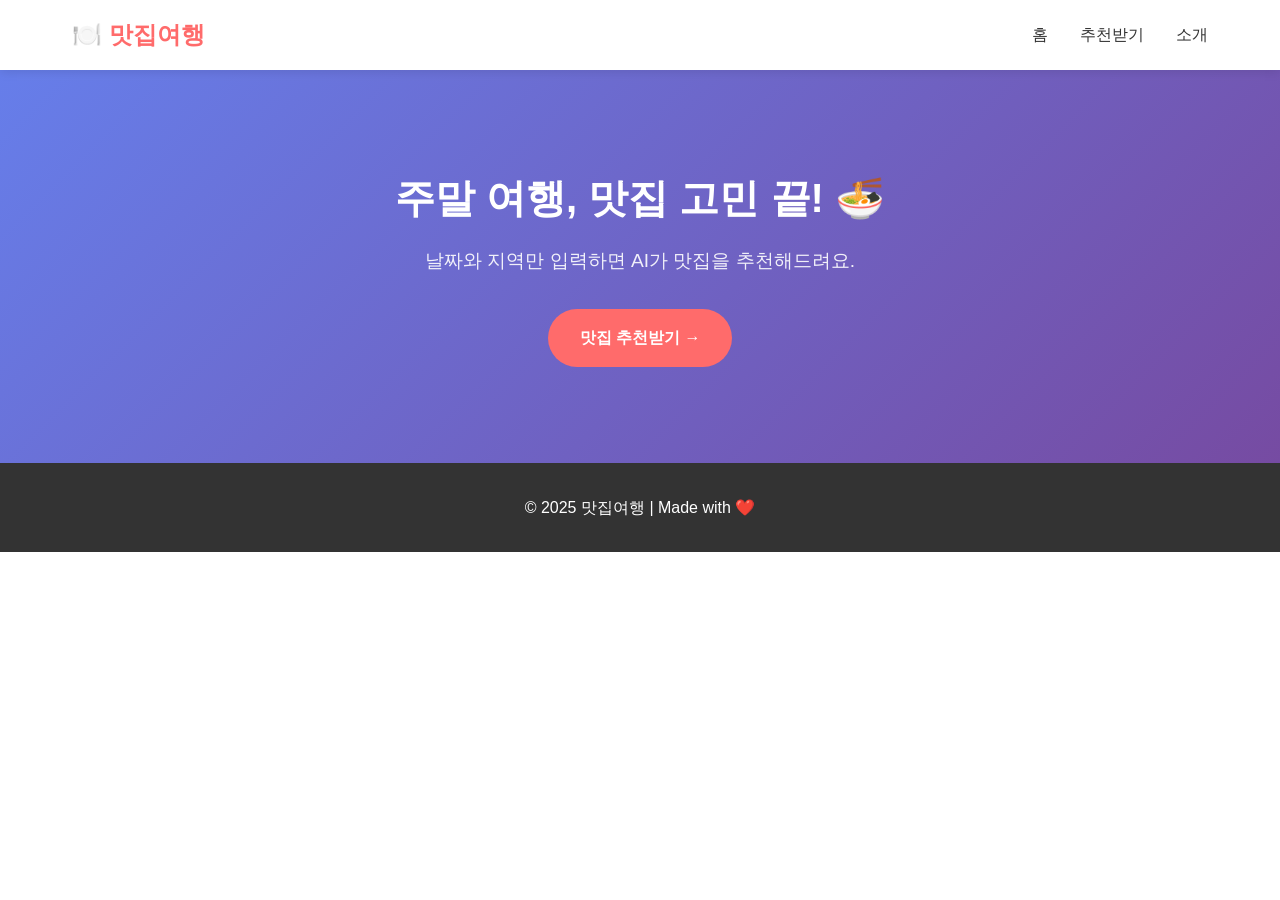
<file: index.html>
<!DOCTYPE html>
<!-- 이 문서는 HTML5 문서라고 선언 -->
<html lang="ko">
<head>
    <meta charset="UTF-8">
    <!-- 모바일 대응을 위한 필수 설정! -->
    <meta name="viewport" content="width=device-width, initial-scale=1.0">
    <title>여행 맛집 추천</title>
    <!-- 디자인 파일(css) 연결 -->
    <link rel="stylesheet" href="css/style.css">
</head>
<body>

    <!-- 1. 상단 네비게이션 메뉴 -->
    <header>
        <nav>
            <div class="logo">🍽️ 맛집여행</div>
            <ul class="nav-menu">
                <li><a href="index.html">홈</a></li>
                <li><a href="recommend.html">추천받기</a></li>
                <li><a href="about.html">소개</a></li>
            </ul>
        </nav>
    </header>

    <!-- 2. 메인 소개 영역 -->
    <main>
        <section class="hero">
            <h1>주말 여행, 맛집 고민 끝! 🍜</h1>
            <p>날짜와 지역만 입력하면 AI가 맛집을 추천해드려요.</p>
            <!-- 3. 시작 버튼 → 추천받기 페이지로 이동 -->
            <a href="recommend.html" class="btn">맛집 추천받기 →</a>
        </section>
    </main>

    <!-- 하단 푸터 -->
    <footer>
        <p>© 2025 맛집여행 | Made with ❤️</p>
    </footer>

</body>
</html>
</file>
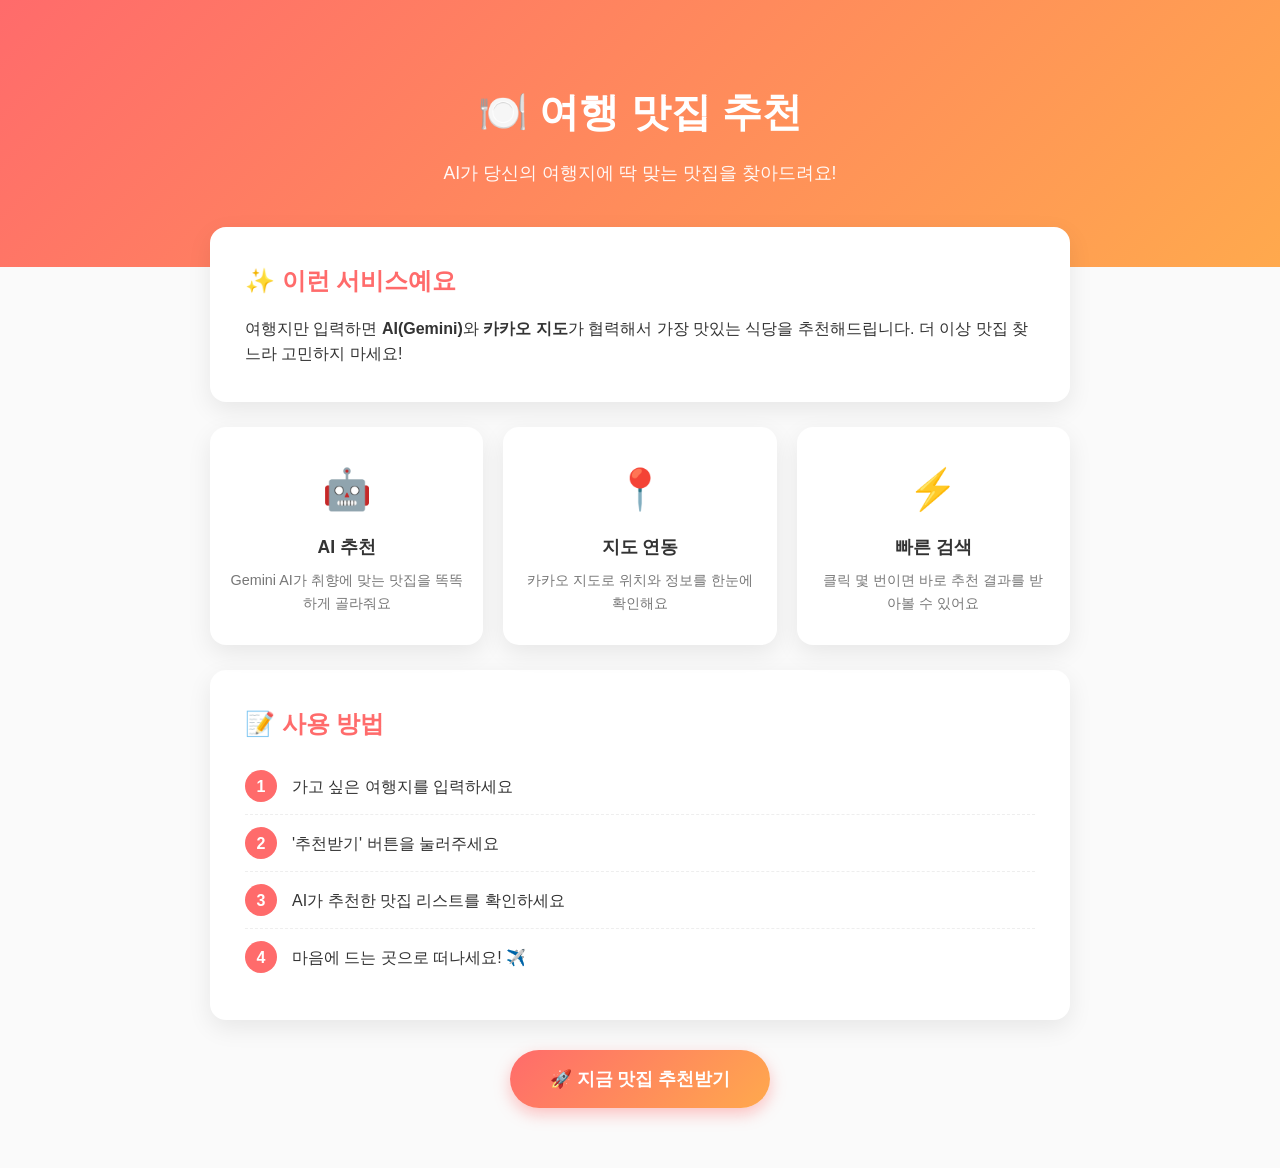
<file: about.html>
<!DOCTYPE html>
<html lang="ko">
<head>
  <meta charset="UTF-8" />
  <meta name="viewport" content="width=device-width, initial-scale=1.0" />
  <title>소개 | 여행 맛집 추천</title>
  <style>
    * { margin: 0; padding: 0; box-sizing: border-box; }

    body {
      font-family: 'Segoe UI', 'Malgun Gothic', sans-serif;
      color: #333;
      line-height: 1.6;
      background: #fafafa;
    }

    /* ===== 상단 Hero 영역 (그라데이션 배경) ===== */
    .hero {
      background: linear-gradient(135deg, #ff6b6b 0%, #ffa94d 100%);
      color: #fff;
      text-align: center;
      padding: 80px 20px;
    }
    .hero h1 {
      font-size: 2.5rem;
      margin-bottom: 15px;
    }
    .hero p {
      font-size: 1.1rem;
      opacity: 0.95;
    }

    /* ===== 콘텐츠 영역 ===== */
    .container {
      max-width: 900px;
      margin: -40px auto 0;
      padding: 0 20px 60px;
    }

    /* ===== 카드 공통 ===== */
    .card {
      background: #fff;
      border-radius: 16px;
      padding: 35px;
      margin-bottom: 25px;
      box-shadow: 0 8px 24px rgba(0,0,0,0.08);
    }
    .card h2 {
      font-size: 1.5rem;
      margin-bottom: 15px;
      color: #ff6b6b;
    }

    /* ===== 기능 소개 (3개 박스) ===== */
    .features {
      display: grid;
      grid-template-columns: repeat(auto-fit, minmax(220px, 1fr));
      gap: 20px;
      margin-bottom: 25px;
    }
    .feature-box {
      background: #fff;
      border-radius: 16px;
      padding: 30px 20px;
      text-align: center;
      box-shadow: 0 8px 24px rgba(0,0,0,0.08);
      transition: transform 0.2s;
    }
    .feature-box:hover {
      transform: translateY(-6px);
    }
    .feature-box .icon {
      font-size: 2.5rem;
      margin-bottom: 12px;
    }
    .feature-box h3 {
      font-size: 1.1rem;
      margin-bottom: 8px;
      color: #333;
    }
    .feature-box p {
      font-size: 0.9rem;
      color: #777;
    }

    /* ===== 사용 방법 (단계) ===== */
    .steps li {
      list-style: none;
      padding: 12px 0;
      border-bottom: 1px dashed #eee;
      display: flex;
      align-items: center;
      gap: 15px;
    }
    .steps li:last-child { border-bottom: none; }
    .step-num {
      background: #ff6b6b;
      color: #fff;
      width: 32px;
      height: 32px;
      border-radius: 50%;
      display: flex;
      align-items: center;
      justify-content: center;
      font-weight: bold;
      flex-shrink: 0;
    }

    /* ===== 버튼 ===== */
    .cta {
      text-align: center;
      margin-top: 30px;
    }
    .cta a {
      display: inline-block;
      background: linear-gradient(135deg, #ff6b6b 0%, #ffa94d 100%);
      color: #fff;
      text-decoration: none;
      padding: 15px 40px;
      border-radius: 50px;
      font-size: 1.1rem;
      font-weight: bold;
      box-shadow: 0 6px 16px rgba(255,107,107,0.4);
      transition: transform 0.2s;
    }
    .cta a:hover { transform: scale(1.05); }
  </style>
</head>
<body>

  <!-- 상단 Hero -->
  <section class="hero">
    <h1>🍽️ 여행 맛집 추천</h1>
    <p>AI가 당신의 여행지에 딱 맞는 맛집을 찾아드려요!</p>
  </section>

  <div class="container">

    <!-- 서비스 소개 카드 -->
    <div class="card">
      <h2>✨ 이런 서비스예요</h2>
      <p>
        여행지만 입력하면 <strong>AI(Gemini)</strong>와
        <strong>카카오 지도</strong>가 협력해서
        가장 맛있는 식당을 추천해드립니다.
        더 이상 맛집 찾느라 고민하지 마세요!
      </p>
    </div>

    <!-- 기능 3가지 -->
    <div class="features">
      <div class="feature-box">
        <div class="icon">🤖</div>
        <h3>AI 추천</h3>
        <p>Gemini AI가 취향에 맞는 맛집을 똑똑하게 골라줘요</p>
      </div>
      <div class="feature-box">
        <div class="icon">📍</div>
        <h3>지도 연동</h3>
        <p>카카오 지도로 위치와 정보를 한눈에 확인해요</p>
      </div>
      <div class="feature-box">
        <div class="icon">⚡</div>
        <h3>빠른 검색</h3>
        <p>클릭 몇 번이면 바로 추천 결과를 받아볼 수 있어요</p>
      </div>
    </div>

    <!-- 사용 방법 -->
    <div class="card">
      <h2>📝 사용 방법</h2>
      <ul class="steps">
        <li><span class="step-num">1</span> 가고 싶은 여행지를 입력하세요</li>
        <li><span class="step-num">2</span> '추천받기' 버튼을 눌러주세요</li>
        <li><span class="step-num">3</span> AI가 추천한 맛집 리스트를 확인하세요</li>
        <li><span class="step-num">4</span> 마음에 드는 곳으로 떠나세요! ✈️</li>
      </ul>
    </div>

    <!-- 버튼 -->
    <div class="cta">
      <a href="index.html">🚀 지금 맛집 추천받기</a>
    </div>

  </div>

</body>
</html>
</file>
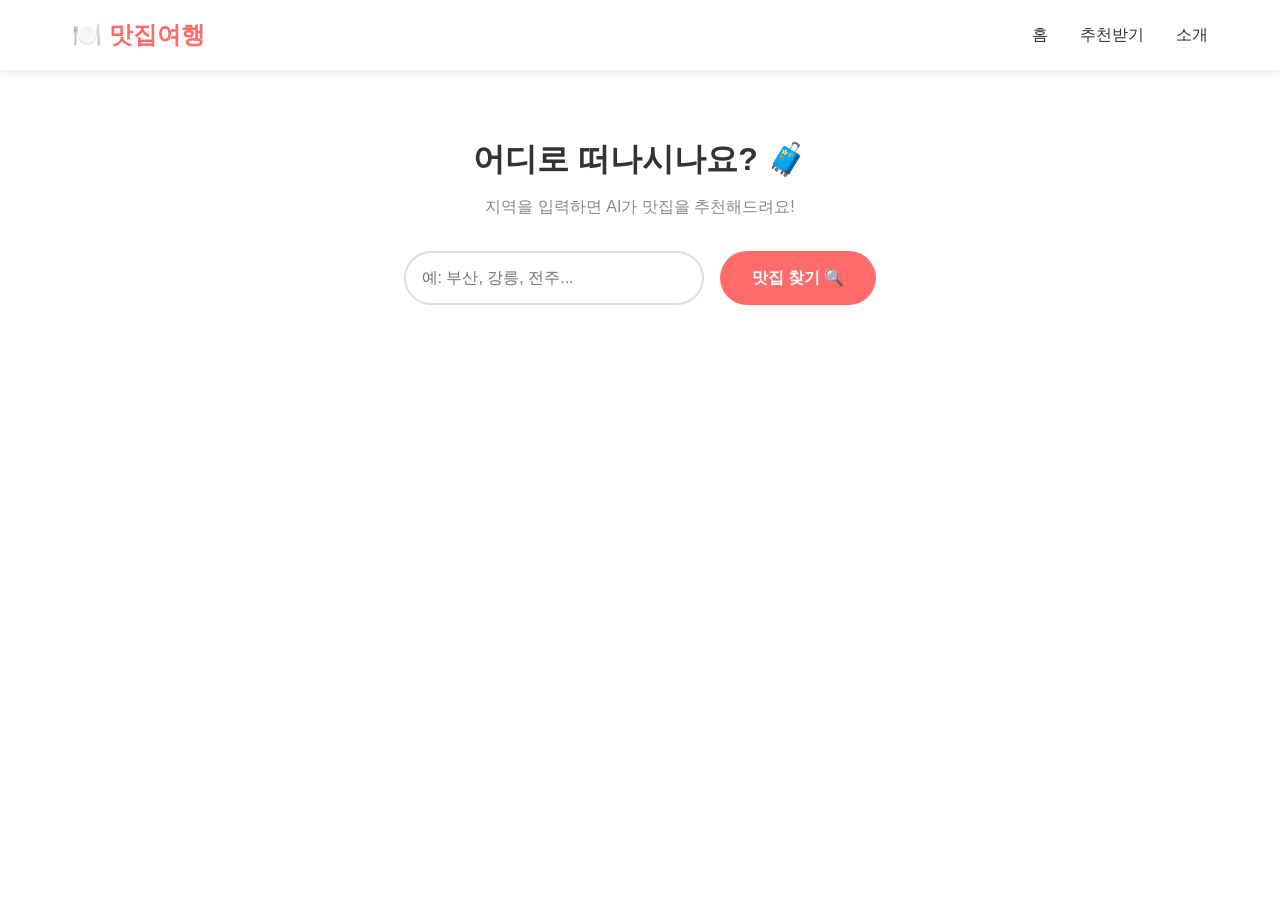
<file: recommend.html>
<!DOCTYPE html>
<html lang="ko">
<head>
    <meta charset="UTF-8">
    <meta name="viewport" content="width=device-width, initial-scale=1.0">
    <title>맛집 추천받기</title>
    <link rel="stylesheet" href="css/style.css">
</head>
<body>

    <!-- 상단 네비게이션 (index와 동일) -->
    <header>
        <nav>
            <div class="logo">🍽️ 맛집여행</div>
            <ul class="nav-menu">
                <li><a href="index.html">홈</a></li>
                <li><a href="recommend.html">추천받기</a></li>
                <li><a href="about.html">소개</a></li>
            </ul>
        </nav>
    </header>

    <!-- 메인: 입력 폼 영역 -->
    <main class="recommend-main">
        <h1>어디로 떠나시나요? 🧳</h1>
        <p class="subtitle">지역을 입력하면 AI가 맛집을 추천해드려요!</p>

        <!-- 입력 폼 -->
        <div class="input-box">
            <!-- 지역 입력칸 -->
            <input type="text" id="region" placeholder="예: 부산, 강릉, 전주...">
            <!-- 추천 버튼 -->
            <button id="searchBtn" class="btn">맛집 찾기 🔍</button>

        </div>

        <!-- 결과가 표시될 영역 (처음엔 비어있음) -->
        <div id="result" class="result-box">
            <!-- 여기에 자바스크립트로 맛집 카드가 채워질 예정! -->
        </div>
    </main>

    <!-- 자바스크립트 연결 (body 맨 아래에 두는 게 좋아) -->
    <script src="js/main.js"></script>

</body>
</html>
</file>
<file: css/style.css>
/* ===== 기본 초기화 ===== */
/* 모든 요소의 기본 여백 제거 (브라우저마다 다른 기본값 통일) */
* {
    margin: 0;
    padding: 0;
    box-sizing: border-box; /* 패딩 포함해서 크기 계산 (레이아웃 편해짐) */
}

/* 전체 글꼴, 기본 색상 */
body {
    font-family: 'Segoe UI', '맑은 고딕', sans-serif;
    line-height: 1.6;
    color: #333;
}

/* ===== 상단 네비게이션 ===== */
header {
    background-color: #fff;
    box-shadow: 0 2px 10px rgba(0,0,0,0.1); /* 아래로 살짝 그림자 */
    position: sticky; /* 스크롤해도 상단에 고정 */
    top: 0;
    z-index: 100;
}

nav {
    display: flex; /* 로고와 메뉴를 가로로 배치 */
    justify-content: space-between; /* 양끝으로 벌리기 */
    align-items: center;
    padding: 1rem 2rem;
    max-width: 1200px;
    margin: 0 auto; /* 가운데 정렬 */
}

.logo {
    font-size: 1.5rem;
    font-weight: bold;
    color: #ff6b6b;
}

.nav-menu {
    display: flex;
    list-style: none; /* 점(•) 제거 */
    gap: 2rem; /* 메뉴 사이 간격 */
}

.nav-menu a {
    text-decoration: none; /* 밑줄 제거 */
    color: #333;
    font-weight: 500;
    transition: color 0.3s; /* 색 변할 때 부드럽게 */
}

.nav-menu a:hover {
    color: #ff6b6b; /* 마우스 올리면 색 변함 */
}

/* ===== 메인 히어로 영역 ===== */
.hero {
    text-align: center;
    padding: 6rem 2rem;
    /* 보라~파랑 그라데이션 배경 */
    background: linear-gradient(135deg, #667eea 0%, #764ba2 100%);
    color: white;
}

.hero h1 {
    font-size: 2.5rem;
    margin-bottom: 1rem;
}

.hero p {
    font-size: 1.2rem;
    margin-bottom: 2rem;
    opacity: 0.9;
}

/* ===== 버튼 ===== */
.btn {
    display: inline-block;
    background-color: #ff6b6b;
    color: white;
    padding: 1rem 2rem;
    border-radius: 50px; /* 둥근 알약 모양 */
    text-decoration: none;
    font-weight: bold;
    transition: transform 0.3s, box-shadow 0.3s;
}

.btn:hover {
    transform: translateY(-3px); /* 위로 살짝 떠오름 */
    box-shadow: 0 10px 20px rgba(255,107,107,0.4);
}

/* ===== 하단 푸터 ===== */
footer {
    text-align: center;
    padding: 2rem;
    background-color: #333;
    color: white;
}

/* ===== 반응형 (모바일 대응) ===== */
/* 화면 폭 768px 이하(스마트폰)일 때 적용 */
@media (max-width: 768px) {
    nav {
        flex-direction: column; /* 로고와 메뉴를 세로로 */
        gap: 1rem;
    }
    .hero h1 {
        font-size: 1.8rem; /* 제목 작게 */
    }
    .hero p {
        font-size: 1rem;
    }
}

/* ===== 추천받기 페이지 ===== */
.recommend-main {
    max-width: 800px;
    margin: 0 auto;
    padding: 4rem 2rem;
    text-align: center;
}

.recommend-main h1 {
    font-size: 2rem;
    margin-bottom: 0.5rem;
}

.subtitle {
    color: #888;
    margin-bottom: 2rem;
}

/* 입력칸 + 버튼 영역 */
.input-box {
    display: flex;
    gap: 1rem;
    justify-content: center;
    margin-bottom: 3rem;
    flex-wrap: wrap; /* 화면 좁으면 줄바꿈 */
}

#region {
    padding: 1rem;
    font-size: 1rem;
    border: 2px solid #ddd;
    border-radius: 50px;
    width: 300px;
    outline: none;
    transition: border-color 0.3s;
}

#region:focus {
    border-color: #667eea; /* 클릭하면 테두리 색 변함 */
}

/* 버튼(위에서 쓴 .btn 재사용, 커서만 추가) */
#searchBtn {
    border: none;
    cursor: pointer;
    font-size: 1rem;
}

/* 결과 영역 */
.result-box {
    display: grid;
    gap: 1.5rem;
}

/* ===== 맛집 결과 카드 ===== */
.place-card {
    background-color: #fff;
    border: 1px solid #eee;
    border-radius: 15px;
    padding: 1.5rem;
    box-shadow: 0 4px 10px rgba(0,0,0,0.05);
    text-align: left;
    transition: transform 0.3s;
}

.place-card:hover {
    transform: translateY(-5px); /* 마우스 올리면 떠오름 */
}

.place-card h3 {
    color: #ff6b6b;
    margin-bottom: 0.5rem;
}

.place-card p {
    color: #666;
}
</file>
